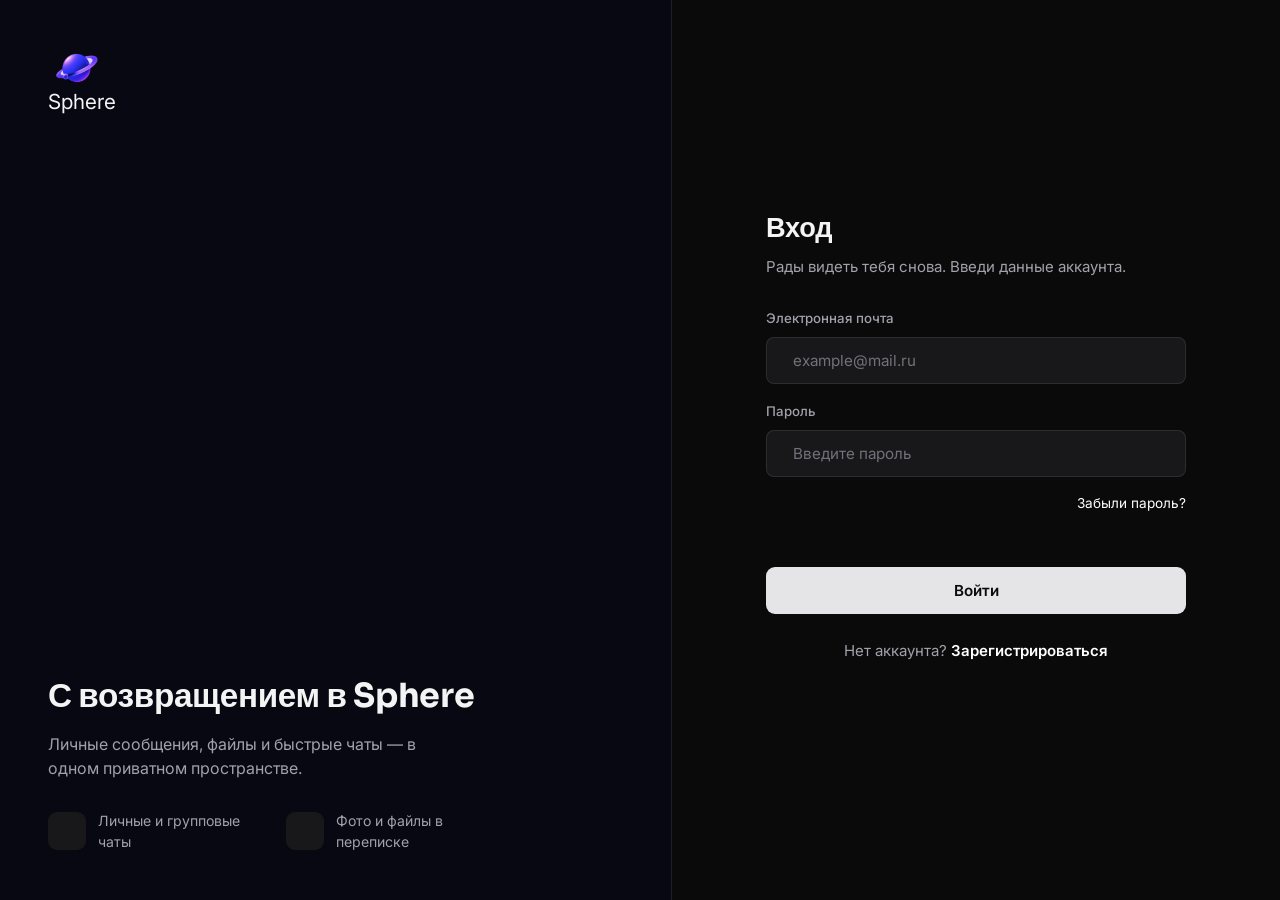
<file: login.html>
<!doctype html>
<html lang="ru">
<head>
  <meta charset="UTF-8" />
  <meta name="viewport" content="width=device-width, initial-scale=1.0" />
  <title>Вход — Sphere</title>
  <link rel="icon" href="assets/brand/logo-mark.png" />
  <link rel="stylesheet" href="css/tokens.css" />
  <link rel="stylesheet" href="css/base.css" />
  <link rel="stylesheet" href="css/components.css" />
  <link rel="stylesheet" href="css/auth.css" />
  <link rel="stylesheet" href="css/minimal.css" />
</head>
<body>
  <div class="auth-shell">
    <section class="auth-visual">
      <img src="assets/brand/bg-3.png" alt="" class="auth-bg" />
      <a href="login.html" class="brand">
        <img src="assets/brand/logo-mark.png" alt="Sphere" />
        Sphere
      </a>
      <div class="auth-copy">
        <h2>С возвращением в Sphere</h2>
        <p>Личные сообщения, файлы и быстрые чаты — в одном приватном пространстве.</p>
        <div class="auth-points">
          <div class="auth-point"><div class="feature-icon" data-icon="message-circle-dots"></div>Личные и групповые чаты</div>
          <div class="auth-point"><div class="feature-icon" data-icon="image-plus"></div>Фото и файлы в переписке</div>
        </div>
      </div>
    </section>

    <section class="auth-panel">
      <div class="auth-form-wrap">
        <h1>Вход</h1>
        <p>Рады видеть тебя снова. Введи данные аккаунта.</p>

        <form class="auth-form" data-login-form novalidate>
          <div class="field">
            <label for="email">Электронная почта</label>
            <div class="field-control">
              <span data-icon="envelope"></span>
              <input id="email" type="email" placeholder="example@mail.ru" autocomplete="email" required />
            </div>
          </div>
          <div class="field">
            <label for="password">Пароль</label>
            <div class="field-control">
              <span data-icon="lock-keyhole-open"></span>
              <input id="password" type="password" placeholder="Введите пароль" autocomplete="current-password" required />
              <button type="button" class="password-toggle" data-toggle-password aria-label="Показать пароль">
                <span data-icon="scan"></span>
              </button>
            </div>
          </div>
          <div style="display:flex;justify-content:flex-end">
            <button type="button" class="muted-link" data-forgot style="color:var(--accent-400);font-size:0.85rem">Забыли пароль?</button>
          </div>
          <p class="field-error" data-form-error></p>
          <button type="submit" class="btn btn-primary auth-submit" data-submit-btn>Войти</button>
        </form>

        <p class="auth-footer-note">Нет аккаунта? <a href="register.html">Зарегистрироваться</a></p>
      </div>
    </section>
  </div>

  <script type="module" src="js/pages/login.page.js"></script>
</body>
</html>
</file>
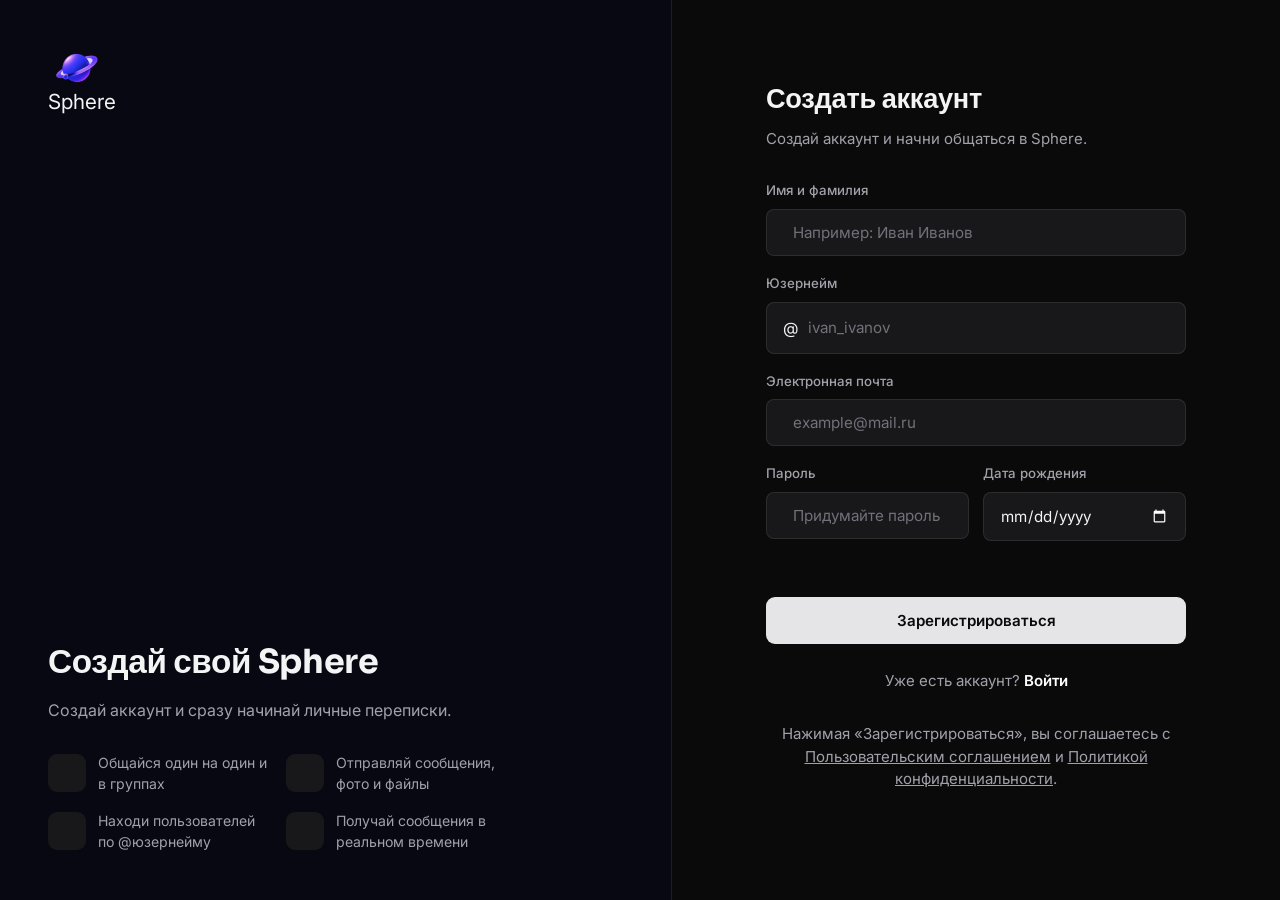
<file: register.html>
<!doctype html>
<html lang="ru">
<head>
  <meta charset="UTF-8" />
  <meta name="viewport" content="width=device-width, initial-scale=1.0" />
  <title>Регистрация — Sphere</title>
  <link rel="icon" href="assets/brand/logo-mark.png" />
  <link rel="stylesheet" href="css/tokens.css" />
  <link rel="stylesheet" href="css/base.css" />
  <link rel="stylesheet" href="css/components.css" />
  <link rel="stylesheet" href="css/auth.css" />
  <link rel="stylesheet" href="css/minimal.css" />
</head>
<body>
  <div class="auth-shell">
    <section class="auth-visual">
      <img src="assets/brand/bg-1.png" alt="" class="auth-bg" />
      <a href="register.html" class="brand">
        <img src="assets/brand/logo-mark.png" alt="Sphere" />
        Sphere
      </a>
      <div class="auth-copy">
        <h2>Создай свой Sphere</h2>
        <p>Создай аккаунт и сразу начинай личные переписки.</p>
        <div class="auth-points">
          <div class="auth-point">
            <div class="feature-icon" data-icon="user-plus"></div>
            Общайся один на один и в группах
          </div>
          <div class="auth-point">
            <div class="feature-icon" data-icon="image-plus"></div>
            Отправляй сообщения, фото и файлы
          </div>
          <div class="auth-point">
            <div class="feature-icon" data-icon="bookmark-star"></div>
            Находи пользователей по @юзернейму
          </div>
          <div class="auth-point">
            <div class="feature-icon" data-icon="clock-dashed-half"></div>
            Получай сообщения в реальном времени
          </div>
        </div>
      </div>
    </section>

    <section class="auth-panel">
      <div class="auth-form-wrap">
        <h1>Создать аккаунт</h1>
        <p>Создай аккаунт и начни общаться в Sphere.</p>

        <form class="auth-form" data-register-form novalidate>
          <div class="field">
            <label for="fullName">Имя и фамилия</label>
            <div class="field-control">
              <span data-icon="user"></span>
              <input id="fullName" type="text" placeholder="Например: Иван Иванов" required />
            </div>
          </div>
          <div class="field">
            <label for="username">Юзернейм</label>
            <div class="field-control">
              <span>@</span>
              <input id="username" type="text" placeholder="ivan_ivanov" required />
            </div>
          </div>
          <div class="field">
            <label for="regEmail">Электронная почта</label>
            <div class="field-control">
              <span data-icon="envelope"></span>
              <input id="regEmail" type="email" placeholder="example@mail.ru" required />
            </div>
          </div>
          <div class="auth-row">
            <div class="field">
              <label for="regPassword">Пароль</label>
              <div class="field-control">
                <span data-icon="lock-keyhole-open"></span>
                <input id="regPassword" type="password" placeholder="Придумайте пароль" minlength="8" required />
              </div>
            </div>
            <div class="field">
              <label for="birthDate">Дата рождения</label>
              <div class="field-control">
                <input id="birthDate" type="date" />
              </div>
            </div>
          </div>
          <p class="field-error" data-form-error></p>
          <button type="submit" class="btn btn-primary auth-submit" data-submit-btn>Зарегистрироваться</button>
        </form>

                <p class="auth-footer-note">Уже есть аккаунт? <a href="login.html">Войти</a></p>
        <p class="auth-legal">Нажимая «Зарегистрироваться», вы соглашаетесь с <a href="#">Пользовательским соглашением</a> и <a href="#">Политикой конфиденциальности</a>.</p>
      </div>
    </section>
  </div>

  <script type="module" src="js/pages/register.page.js"></script>
</body>
</html>
</file>
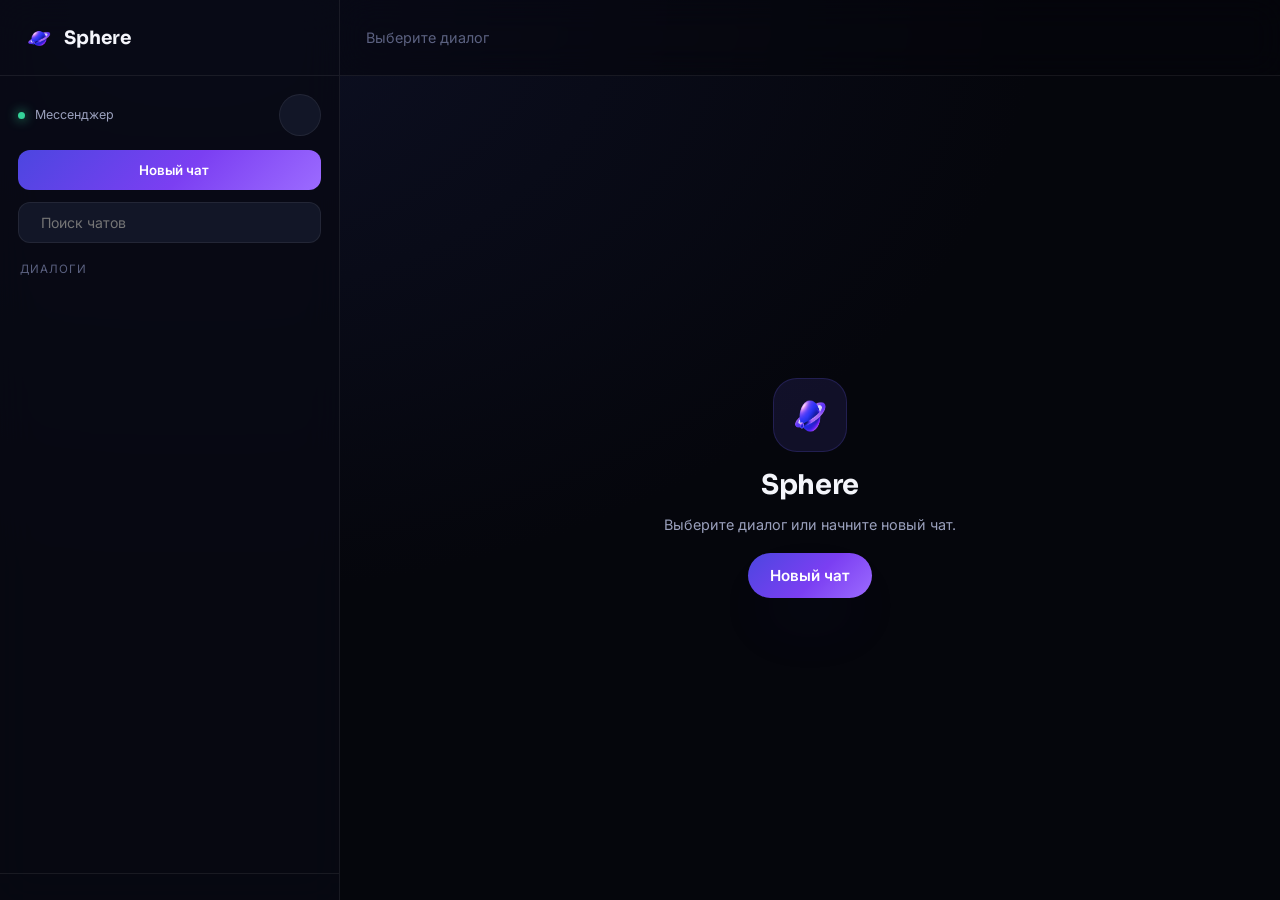
<file: app/messages.html>
<!doctype html>
<html lang="ru">
<head>
<meta charset="utf-8"><meta name="viewport" content="width=device-width,initial-scale=1,viewport-fit=cover">
<meta name="theme-color" content="#05060c">
<title>Чаты — Sphere</title>
<link rel="icon" href="../assets/brand/logo-mark.png">
<link rel="stylesheet" href="../css/tokens.css">
<link rel="stylesheet" href="../css/base.css">
<link rel="stylesheet" href="../css/components.css">
<link rel="stylesheet" href="../css/messenger.css">
</head>
<body>
<div class="messenger-app">
  <aside class="chat-sidebar">
    <div class="chat-brand"><img src="../assets/brand/logo-mark.png" alt=""> <strong>Sphere</strong></div>
    <div class="sidebar-head">
      <div><div><span class="eyebrow-dot"></span> Мессенджер</div>
      <button class="btn-icon" data-logout title="Выйти"><span data-icon="arrow-from-bottom"></span></button></div>
      <button class="new-chat" data-new-chat><span data-icon="plus"></span><span>Новый чат</span></button>
    </div>
    <div class="chat-search"><span data-icon="search-alt"></span><input data-search placeholder="Поиск чатов"></div>
    <div class="list-label">Диалоги</div>
    <div class="conversation-list" data-conversation-list></div>
    <div class="sidebar-user" data-profile></div>
  </aside>

  <main class="chat-main">
    <header class="chat-header" data-chat-header>
      <div class="mobile-brand"><img src="../assets/brand/logo-mark.png" alt="">Sphere</div>
      <div class="chat-header-empty">Выберите диалог</div>
    </header>
    <section class="thread" data-thread>
      <div class="thread-empty">
        <div class="sphere-mark"><img src="../assets/brand/logo-mark.png" alt=""></div>
        <h1>Sphere</h1>
        <p>Выберите диалог или начните новый чат.</p>
        <button class="btn btn-primary" data-new-chat>Новый чат</button>
      </div>
    </section>
  </main>
</div>

<div class="modal-overlay" data-modal hidden>
  <div class="new-chat-modal">
    <div class="modal-head"><div><h2>Новый чат</h2><p>Найди пользователя по имени или @юзернейму.</p></div><button class="btn-icon" data-close>×</button></div>
    <div class="chat-search large"><span data-icon="search-alt"></span><input data-user-search placeholder="Например, @alex"></div>
    <div class="user-results" data-user-results><div class="empty-state">Начни вводить имя или юзернейм.</div></div>
  </div>
</div>
<script type="module" src="../js/pages/messenger.page.js"></script>
</body>
</html>
</file>
<file: css/tokens.css>
:root {
  --bg-base: #05060c;
  --bg-canvas: #080a14;
  --surface-1: #0d101c;
  --surface-2: #121627;
  --surface-3: #171c31;
  --border-soft: rgba(255, 255, 255, 0.07);
  --border-strong: rgba(255, 255, 255, 0.14);
  --text-primary: #f4f5fb;
  --text-secondary: #9aa0bc;
  --text-muted: #5b6180;
  --accent-500: #6a5cf5;
  --accent-400: #8478ff;
  --accent-600: #5548d9;
  --accent-glow: rgba(106, 92, 245, 0.35);
  --gradient-brand: linear-gradient(135deg, #4c46e0 0%, #7b3ff2 55%, #9c6bff 100%);
  --gradient-surface: linear-gradient(180deg, rgba(255, 255, 255, 0.04) 0%, rgba(255, 255, 255, 0) 100%);
  --success: #34d399;
  --danger: #f76b6b;
  --warning: #f5b94d;
  --radius-sm: 10px;
  --radius-md: 16px;
  --radius-lg: 22px;
  --radius-full: 999px;
  --shadow-card: 0 20px 45px -25px rgba(0, 0, 0, 0.65);
  --shadow-float: 0 30px 60px -20px rgba(76, 70, 224, 0.35);
  --font-display: "Sora", "Manrope", sans-serif;
  --font-body: "Inter", "Manrope", sans-serif;
  --nav-width: 264px;
  --rail-width: 320px;
  --topbar-height: 76px;
}
</file>
<file: css/base.css>
@import url("https://fonts.googleapis.com/css2?family=Sora:wght@400;500;600;700;800&family=Inter:wght@400;500;600;700&display=swap");

*,
*::before,
*::after {
  box-sizing: border-box;
  margin: 0;
  padding: 0;
}

html {
  color-scheme: dark;
  scroll-behavior: smooth;
}

body {
  font-family: var(--font-body);
  background: radial-gradient(120% 120% at 15% 0%, #0d1024 0%, var(--bg-base) 55%) fixed;
  color: var(--text-primary);
  min-height: 100vh;
  -webkit-font-smoothing: antialiased;
  line-height: 1.5;
}

img {
  max-width: 100%;
  display: block;
}

a {
  color: inherit;
  text-decoration: none;
}

button {
  font-family: inherit;
  cursor: pointer;
  border: none;
  background: none;
  color: inherit;
}

input,
textarea,
select {
  font-family: inherit;
  color: inherit;
  background: none;
  border: none;
  outline: none;
}

ul,
ol {
  list-style: none;
}

h1,
h2,
h3,
h4 {
  font-family: var(--font-display);
  font-weight: 700;
  letter-spacing: -0.01em;
}

::selection {
  background: var(--accent-500);
  color: #fff;
}

::-webkit-scrollbar {
  width: 10px;
  height: 10px;
}

::-webkit-scrollbar-track {
  background: transparent;
}

::-webkit-scrollbar-thumb {
  background: var(--surface-3);
  border-radius: var(--radius-full);
}

:focus-visible {
  outline: 2px solid var(--accent-400);
  outline-offset: 2px;
  border-radius: 6px;
}

.icon {
  width: 20px;
  height: 20px;
  display: inline-block;
  flex-shrink: 0;
}

.icon-sm {
  width: 16px;
  height: 16px;
}

.icon-lg {
  width: 26px;
  height: 26px;
}

.container {
  width: min(1240px, 92vw);
  margin-inline: auto;
}

.visually-hidden {
  position: absolute;
  width: 1px;
  height: 1px;
  overflow: hidden;
  clip: rect(0 0 0 0);
  white-space: nowrap;
}

@media (prefers-reduced-motion: reduce) {
  *,
  *::before,
  *::after {
    animation-duration: 0.001ms !important;
    animation-iteration-count: 1 !important;
    transition-duration: 0.001ms !important;
    scroll-behavior: auto !important;
  }
}
</file>
<file: css/components.css>
.btn {
  display: inline-flex;
  align-items: center;
  justify-content: center;
  gap: 8px;
  padding: 13px 22px;
  border-radius: var(--radius-full);
  font-weight: 600;
  font-size: 0.95rem;
  transition: transform 0.18s ease, box-shadow 0.18s ease, background 0.18s ease, border-color 0.18s ease;
  white-space: nowrap;
}

.btn-primary {
  background: var(--gradient-brand);
  color: #fff;
  box-shadow: var(--shadow-float);
}

.btn-primary:hover {
  transform: translateY(-1px);
  box-shadow: 0 26px 50px -18px rgba(106, 92, 245, 0.55);
}

.btn-ghost {
  background: var(--surface-2);
  border: 1px solid var(--border-soft);
  color: var(--text-primary);
}

.btn-ghost:hover {
  border-color: var(--border-strong);
  background: var(--surface-3);
}

.btn-outline {
  background: transparent;
  border: 1px solid var(--border-strong);
  color: var(--text-primary);
}

.btn-outline:hover {
  border-color: var(--accent-400);
  color: var(--accent-400);
}

.btn-danger-ghost {
  background: rgba(247, 107, 107, 0.1);
  color: var(--danger);
  border: 1px solid rgba(247, 107, 107, 0.25);
}

.btn-sm {
  padding: 8px 16px;
  font-size: 0.85rem;
}

.btn-icon {
  width: 42px;
  height: 42px;
  border-radius: var(--radius-full);
  display: inline-flex;
  align-items: center;
  justify-content: center;
  background: var(--surface-2);
  border: 1px solid var(--border-soft);
  color: var(--text-secondary);
  transition: color 0.15s ease, border-color 0.15s ease, background 0.15s ease;
}

.btn-icon:hover {
  color: var(--text-primary);
  border-color: var(--border-strong);
}

.btn:disabled {
  opacity: 0.55;
  cursor: not-allowed;
  transform: none !important;
}

.field {
  display: flex;
  flex-direction: column;
  gap: 8px;
}

.field label {
  font-size: 0.83rem;
  color: var(--text-secondary);
  font-weight: 500;
}

.field-control {
  display: flex;
  align-items: center;
  gap: 10px;
  background: var(--surface-2);
  border: 1px solid var(--border-soft);
  border-radius: var(--radius-sm);
  padding: 13px 16px;
  transition: border-color 0.15s ease, background 0.15s ease;
}

.field-control:focus-within {
  border-color: var(--accent-500);
  background: var(--surface-3);
}

.field-control input,
.field-control textarea {
  width: 100%;
  font-size: 0.95rem;
  color: var(--text-primary);
}

.field-control input::placeholder,
.field-control textarea::placeholder {
  color: var(--text-muted);
}

.field-control svg {
  color: var(--text-muted);
  flex-shrink: 0;
}

.field-hint {
  font-size: 0.78rem;
  color: var(--text-muted);
}

.field-error {
  font-size: 0.8rem;
  color: var(--danger);
  min-height: 16px;
}

.card {
  background: var(--surface-1);
  border: 1px solid var(--border-soft);
  border-radius: var(--radius-lg);
  position: relative;
}

.card::before {
  content: "";
  position: absolute;
  inset: 0;
  border-radius: inherit;
  background: var(--gradient-surface);
  pointer-events: none;
}

.avatar {
  border-radius: var(--radius-full);
  object-fit: cover;
  background: var(--surface-3);
  flex-shrink: 0;
}

.avatar-fallback {
  border-radius: var(--radius-full);
  background: var(--gradient-brand);
  display: flex;
  align-items: center;
  justify-content: center;
  color: #fff;
  font-family: var(--font-display);
  font-weight: 700;
  flex-shrink: 0;
}

.feature-icon {
  width: 46px;
  height: 46px;
  border-radius: 14px;
  background: rgba(106, 92, 245, 0.14);
  display: flex;
  align-items: center;
  justify-content: center;
  color: var(--accent-400);
  margin-bottom: 20px;
  flex-shrink: 0;
}

.muted-link {
  color: var(--text-secondary);
  transition: color 0.15s ease;
}

.muted-link:hover {
  color: var(--text-primary);
}

.chip {
  display: inline-flex;
  align-items: center;
  gap: 6px;
  padding: 6px 14px;
  border-radius: var(--radius-full);
  background: var(--surface-2);
  border: 1px solid var(--border-soft);
  font-size: 0.82rem;
  color: var(--text-secondary);
}

.chip-active {
  background: rgba(106, 92, 245, 0.16);
  border-color: rgba(106, 92, 245, 0.4);
  color: var(--accent-400);
}

.divider {
  height: 1px;
  background: var(--border-soft);
  border: none;
}

.empty-state {
  text-align: center;
  padding: 56px 24px;
  color: var(--text-secondary);
}

.empty-state h3 {
  color: var(--text-primary);
  margin-bottom: 8px;
  font-size: 1.1rem;
}

.empty-state p {
  font-size: 0.9rem;
  max-width: 320px;
  margin-inline: auto;
}

.spinner {
  width: 22px;
  height: 22px;
  border-radius: 50%;
  border: 2px solid var(--border-strong);
  border-top-color: var(--accent-400);
  animation: spin 0.7s linear infinite;
}

@keyframes spin {
  to {
    transform: rotate(360deg);
  }
}

.skeleton {
  background: linear-gradient(90deg, var(--surface-2) 25%, var(--surface-3) 37%, var(--surface-2) 63%);
  background-size: 400% 100%;
  animation: shimmer 1.4s ease infinite;
  border-radius: var(--radius-sm);
}

@keyframes shimmer {
  0% {
    background-position: 100% 0;
  }
  100% {
    background-position: -100% 0;
  }
}

.toast-stack {
  position: fixed;
  bottom: 28px;
  right: 28px;
  display: flex;
  flex-direction: column;
  gap: 10px;
  z-index: 400;
}

.toast {
  background: var(--surface-3);
  border: 1px solid var(--border-strong);
  border-radius: var(--radius-sm);
  padding: 14px 18px;
  font-size: 0.88rem;
  color: var(--text-primary);
  box-shadow: var(--shadow-card);
  animation: toast-in 0.25s ease;
  max-width: 320px;
}

.toast-error {
  border-color: rgba(247, 107, 107, 0.4);
}

.toast-success {
  border-color: rgba(52, 211, 153, 0.4);
}

@keyframes toast-in {
  from {
    opacity: 0;
    transform: translateY(10px);
  }
  to {
    opacity: 1;
    transform: translateY(0);
  }
}

.badge-count {
  min-width: 18px;
  height: 18px;
  padding: 0 5px;
  border-radius: var(--radius-full);
  background: var(--accent-500);
  color: #fff;
  font-size: 0.68rem;
  font-weight: 700;
  display: inline-flex;
  align-items: center;
  justify-content: center;
}

.modal-overlay {
  position: fixed;
  inset: 0;
  background: rgba(3, 4, 9, 0.72);
  backdrop-filter: blur(6px);
  display: flex;
  align-items: center;
  justify-content: center;
  z-index: 500;
  padding: 24px;
}

.modal {
  width: min(480px, 100%);
  background: var(--surface-1);
  border: 1px solid var(--border-strong);
  border-radius: var(--radius-lg);
  padding: 28px;
  box-shadow: var(--shadow-card);
}

.modal-head {
  display: flex;
  align-items: center;
  justify-content: space-between;
  margin-bottom: 18px;
}

.modal-head h3 {
  font-size: 1.15rem;
}

.post-comments-head { display:flex; align-items:center; justify-content:space-between; gap:10px; }
.post-comments-head .btn-icon { width:38px; height:38px; }
</file>
<file: css/auth.css>
.auth-shell {
  min-height: 100vh;
  display: grid;
  grid-template-columns: 1.05fr 0.95fr;
}

.auth-visual {
  position: relative;
  padding: 48px;
  display: flex;
  flex-direction: column;
  justify-content: space-between;
  overflow: hidden;
  border-right: 1px solid var(--border-soft);
}

.auth-visual img.auth-bg {
  position: absolute;
  inset: 0;
  width: 100%;
  height: 100%;
  object-fit: cover;
  opacity: 0.55;
  z-index: -2;
}

.auth-visual::after {
  content: "";
  position: absolute;
  inset: 0;
  background: linear-gradient(180deg, rgba(5, 6, 12, 0.35) 0%, rgba(5, 6, 12, 0.96) 92%);
  z-index: -1;
}

.auth-visual .brand {
  font-size: 1.3rem;
}

.auth-visual .brand img {
  height: 38px;
}

.auth-copy h2 {
  font-size: clamp(1.8rem, 2.6vw, 2.3rem);
  max-width: 460px;
  line-height: 1.16;
  margin-bottom: 16px;
}

.auth-copy p {
  color: var(--text-secondary);
  max-width: 420px;
  margin-bottom: 30px;
}

.auth-points {
  display: grid;
  grid-template-columns: 1fr 1fr;
  gap: 16px;
  max-width: 460px;
}

.auth-point {
  display: flex;
  align-items: center;
  gap: 12px;
  font-size: 0.88rem;
  color: var(--text-secondary);
}

.auth-point .feature-icon {
  width: 38px;
  height: 38px;
  margin-bottom: 0;
}

.auth-proof {
  display: flex;
  align-items: center;
  gap: 14px;
}

.auth-panel {
  display: flex;
  align-items: center;
  justify-content: center;
  padding: 48px 32px;
}

.auth-form-wrap {
  width: 100%;
  max-width: 420px;
}

.auth-form-wrap h1 {
  font-size: 1.7rem;
  margin-bottom: 8px;
}

.auth-form-wrap > p {
  color: var(--text-secondary);
  margin-bottom: 30px;
  font-size: 0.94rem;
}

.auth-form {
  display: flex;
  flex-direction: column;
  gap: 18px;
}

.auth-row {
  display: grid;
  grid-template-columns: 1fr 1fr;
  gap: 14px;
}

.auth-submit {
  width: 100%;
  padding: 14px;
  margin-top: 4px;
}

.auth-divider {
  display: flex;
  align-items: center;
  gap: 14px;
  color: var(--text-muted);
  font-size: 0.8rem;
  margin: 22px 0;
}

.auth-divider::before,
.auth-divider::after {
  content: "";
  flex: 1;
  height: 1px;
  background: var(--border-soft);
}

.auth-social {
  display: flex;
  flex-direction: column;
  gap: 12px;
}

.auth-social .btn-ghost {
  width: 100%;
}

.auth-footer-note {
  text-align: center;
  margin-top: 26px;
  font-size: 0.88rem;
  color: var(--text-secondary);
}

.auth-footer-note a {
  color: var(--accent-400);
  font-weight: 600;
}

.auth-legal {
  font-size: 0.76rem;
  color: var(--text-muted);
  margin-top: 18px;
  text-align: center;
}

.auth-legal a {
  color: var(--text-secondary);
  text-decoration: underline;
}

.password-toggle {
  color: var(--text-muted);
  display: inline-flex;
}

@media (max-width: 920px) {
  .auth-shell {
    grid-template-columns: 1fr;
  }
  .auth-visual {
    display: none;
  }
}

.auth-visual { background: #070812; }
.auth-visual::before { content:""; position:absolute; inset:18%; border-radius:50%; background:radial-gradient(circle, rgba(106,92,245,.22), transparent 65%); filter:blur(20px); z-index:-1; }
.auth-copy h2 { max-width:520px; }
.auth-proof { color:var(--text-secondary); }
@media(max-width:920px){ .auth-panel{padding:28px 18px;min-height:100vh;} .auth-form-wrap{max-width:460px;} }
</file>
<file: css/minimal.css>
/* Sphere — minimal visual pass
   Keeps the existing layout/components but removes decorative gradients,
   excessive glow, and oversized rounding for a cleaner interface. */
:root {
  --bg-base: #0a0a0b;
  --bg-canvas: #0d0d0f;
  --surface-1: #121214;
  --surface-2: #18181b;
  --surface-3: #202024;
  --border-soft: rgba(255,255,255,.09);
  --border-strong: rgba(255,255,255,.16);
  --text-primary: #f4f4f5;
  --text-secondary: #a1a1aa;
  --text-muted: #71717a;
  --accent-500: #e5e5e7;
  --accent-400: #ffffff;
  --accent-600: #d4d4d8;
  --accent-glow: transparent;
  --gradient-brand: #e5e5e7;
  --gradient-surface: none;
  --radius-sm: 8px;
  --radius-md: 10px;
  --radius-lg: 14px;
  --shadow-card: 0 8px 30px rgba(0,0,0,.22);
  --shadow-float: 0 8px 24px rgba(0,0,0,.18);
}

body {
  background: var(--bg-base);
}

.btn { border-radius: 9px; }
.btn-primary { background: var(--accent-500); color: #0a0a0b; box-shadow: none; }
.btn-primary:hover { transform: none; box-shadow: none; background: #fff; }
.btn-ghost { background: transparent; }
.btn-ghost:hover { background: var(--surface-2); }
.btn-outline { border-color: var(--border-strong); }
.btn-outline:hover { border-color: #fff; color: #fff; }
.btn-icon { border-radius: 9px; }

.card { border-radius: var(--radius-lg); box-shadow: none; }
.card::before { display: none; }
.feature-icon { border-radius: 9px; background: var(--surface-2); color: var(--text-primary); }
.chip-active { background: var(--surface-3); border-color: var(--border-strong); color: var(--text-primary); }

.app-topbar,
.nav-bar { background: rgba(10,10,11,.92); backdrop-filter: blur(12px); }
.side-nav-link.active { background: var(--surface-2); color: var(--text-primary); }
.side-user { background: var(--surface-1); }

.hero { min-height: 620px; padding-top: 74px; }
.hero-bg img { opacity: .06; }
.hero-bg:after { background: linear-gradient(180deg, rgba(10,10,11,.88), #0a0a0b); }
.hero-orb { display: none; }
.hero h1 span { background: none; color: var(--text-primary); }

.preview-window { border-radius: 14px; background: #111113; box-shadow: var(--shadow-card); }
.preview-sidebar { background: #141416; }
.preview-chat.active { background: var(--surface-2); }
.bubble { border-radius: 10px; }
.outgoing .bubble { background: #e5e5e7; color: #0a0a0b; }
.message-input button { background: #e5e5e7; color: #0a0a0b; }

.about-section { background: var(--bg-base); }
.about-card { border-radius: 14px; background: var(--surface-1); box-shadow: none; }
.about-pills span { background: transparent; }
.feature-card:hover { transform: none; }
.photo-card { border-radius: 12px; }
.cta-band { border-radius: 14px; background: var(--surface-1); border: 1px solid var(--border-soft); }
.cta-band:after { display: none; }
.cta-band h2 { color: var(--text-primary); }
.cta-band p { color: var(--text-secondary); }
.btn-light { background: var(--accent-500); color: #0a0a0b; }

.auth-visual img.auth-bg { opacity: .12; }
.auth-visual::after { background: #0a0a0b; }

.modal-overlay { background: rgba(0,0,0,.72); backdrop-filter: blur(4px); }
.modal { border-radius: 14px; box-shadow: var(--shadow-card); }
.toast { box-shadow: var(--shadow-card); }

@media (max-width: 560px) {
  .hero { min-height: auto; }
  .cta-band { border-radius: 12px; }
}
</file>
<file: css/messenger.css>
html,body{height:100%;overflow:hidden}
.messenger-app{height:100dvh;display:grid;grid-template-columns:340px 1fr;background:radial-gradient(120% 120% at 15% 0%,#0d1024 0%,var(--bg-base) 55%)}
.chat-sidebar{border-right:1px solid var(--border-soft);display:flex;flex-direction:column;min-width:0;background:rgba(8,10,20,.78);backdrop-filter:blur(18px)}
.chat-brand{height:76px;padding:0 24px;display:flex;align-items:center;gap:10px;border-bottom:1px solid var(--border-soft);font:700 1.15rem var(--font-display)}
.chat-brand img,.mobile-brand img{width:30px;height:30px;object-fit:contain}
.sidebar-head{padding:18px 18px 12px}
.sidebar-head>div:first-child{display:flex;align-items:center;justify-content:space-between;color:var(--text-secondary);font-size:.78rem;margin-bottom:14px}
.eyebrow-dot{display:inline-block;width:7px;height:7px;border-radius:50%;background:var(--success);box-shadow:0 0 12px var(--success);margin-right:6px}
.new-chat{width:100%;display:flex;align-items:center;justify-content:center;gap:8px;padding:12px 14px;border-radius:12px;background:var(--gradient-brand);color:white;font-weight:600;box-shadow:var(--shadow-float);transition:.18s}
.new-chat:hover{transform:translateY(-1px)}
.chat-search{display:flex;align-items:center;gap:9px;margin:0 18px 14px;padding:11px 13px;background:var(--surface-2);border:1px solid var(--border-soft);border-radius:12px}
.chat-search:focus-within{border-color:var(--accent-500)}
.chat-search input{width:100%;font-size:.88rem}
.chat-search svg{width:17px;color:var(--text-muted)}
.list-label{padding:4px 20px 8px;color:var(--text-muted);font-size:.72rem;text-transform:uppercase;letter-spacing:.08em}
.conversation-list{overflow:auto;flex:1;padding:0 10px 12px}
.conversation-item{width:100%;display:flex;align-items:center;gap:11px;padding:11px 10px;border:1px solid transparent;border-radius:14px;text-align:left;transition:.15s}
.conversation-item:hover{background:var(--surface-2)}
.conversation-item.active{background:rgba(106,92,245,.13);border-color:rgba(106,92,245,.25)}
.conversation-item .avatar,.conversation-item .avatar-fallback{width:46px;height:46px}
.conversation-meta{min-width:0;flex:1}.conversation-meta strong{display:block;font-size:.88rem}.conversation-meta p{font-size:.77rem;color:var(--text-muted);overflow:hidden;text-overflow:ellipsis;white-space:nowrap;margin-top:2px}
.conversation-time{font-size:.68rem;color:var(--text-muted);align-self:flex-start;margin-top:4px}
.sidebar-user{border-top:1px solid var(--border-soft);padding:13px 16px;display:flex;align-items:center;gap:10px}
.sidebar-user .avatar,.sidebar-user .avatar-fallback{width:38px;height:38px}
.sidebar-user strong{font-size:.82rem;display:block}.sidebar-user span{font-size:.7rem;color:var(--text-muted)}
.chat-main{min-width:0;display:flex;flex-direction:column}
.chat-header{height:76px;display:flex;align-items:center;padding:0 26px;border-bottom:1px solid var(--border-soft);background:rgba(5,6,12,.48);backdrop-filter:blur(16px)}
.chat-header-empty{color:var(--text-muted);font-size:.9rem}
.mobile-brand{display:none;align-items:center;gap:9px;font:700 1rem var(--font-display)}
.thread{min-height:0;flex:1;display:flex;flex-direction:column}
.thread-empty{margin:auto;text-align:center;color:var(--text-secondary);display:flex;flex-direction:column;align-items:center;gap:8px;padding:30px}
.thread-empty h1{font-size:1.7rem;color:var(--text-primary)}.thread-empty p{font-size:.9rem;margin-bottom:10px}
.sphere-mark{width:74px;height:74px;border-radius:24px;display:grid;place-items:center;background:rgba(106,92,245,.12);border:1px solid rgba(106,92,245,.2);margin-bottom:5px}
.sphere-mark img{width:42px;height:42px}
.thread-head{height:76px;display:flex;align-items:center;gap:11px;padding:0 26px;border-bottom:1px solid var(--border-soft)}
.thread-head .avatar,.thread-head .avatar-fallback{width:42px;height:42px}
.thread-peer strong{display:block;font-size:.9rem}.thread-peer span{font-size:.72rem;color:var(--text-muted)}
.thread-body{flex:1;overflow-y:auto;padding:28px clamp(14px,5vw,70px);display:flex;flex-direction:column;gap:8px}
.message-line{display:flex;flex-direction:column;max-width:min(68%,620px);align-self:flex-start}.message-line.own{align-self:flex-end;align-items:flex-end}
.message-bubble{background:var(--surface-2);border:1px solid var(--border-soft);padding:10px 14px;border-radius:17px 17px 17px 5px;line-height:1.45;font-size:.9rem;word-break:break-word}
.message-line.own .message-bubble{background:var(--gradient-brand);border-color:transparent;border-radius:17px 17px 5px 17px}
.message-time{font-size:.65rem;color:var(--text-muted);margin:3px 6px 5px}
.thread-composer{display:flex;align-items:center;gap:10px;padding:14px 24px calc(14px + env(safe-area-inset-bottom));border-top:1px solid var(--border-soft);background:rgba(5,6,12,.5)}
.thread-composer .input-wrap{flex:1;display:flex;align-items:center;background:var(--surface-2);border:1px solid var(--border-soft);border-radius:16px;padding:0 14px}
.thread-composer input{width:100%;padding:12px 4px;font-size:.9rem}.thread-composer button{flex:0 0 auto}
.modal-overlay{position:fixed;inset:0;background:rgba(3,4,9,.76);backdrop-filter:blur(9px);z-index:100;display:grid;place-items:center;padding:20px}.modal-overlay[hidden]{display:none}
.new-chat-modal{width:min(520px,100%);max-height:min(680px,90vh);background:var(--surface-1);border:1px solid var(--border-strong);border-radius:22px;padding:22px;box-shadow:var(--shadow-card);display:flex;flex-direction:column}
.modal-head{display:flex;justify-content:space-between;gap:14px;align-items:flex-start;margin-bottom:18px}.modal-head h2{font-size:1.2rem}.modal-head p{font-size:.78rem;color:var(--text-muted);margin-top:4px}
.chat-search.large{margin:0 0 12px}.user-results{overflow:auto;min-height:100px}
.user-result{display:flex;align-items:center;gap:12px;width:100%;padding:11px;border-radius:12px;text-align:left}.user-result:hover{background:var(--surface-2)}.user-result .avatar,.user-result .avatar-fallback{width:42px;height:42px}.user-result strong{display:block;font-size:.86rem}.user-result span{display:block;font-size:.73rem;color:var(--text-muted)}
@media(max-width:760px){.messenger-app{grid-template-columns:1fr}.chat-sidebar{position:absolute;inset:0;z-index:10}.chat-main{display:none}.messenger-app.thread-open .chat-sidebar{display:none}.messenger-app.thread-open .chat-main{display:flex}.chat-brand{height:62px}.chat-header{height:62px;padding:0 14px}.mobile-brand{display:flex}.thread-head{height:62px;padding:0 14px}.thread-body{padding:18px 12px}.thread-composer{padding:10px 12px calc(10px + env(safe-area-inset-bottom))}.message-line{max-width:84%}.conversation-list{padding-bottom:20px}}
</file>
